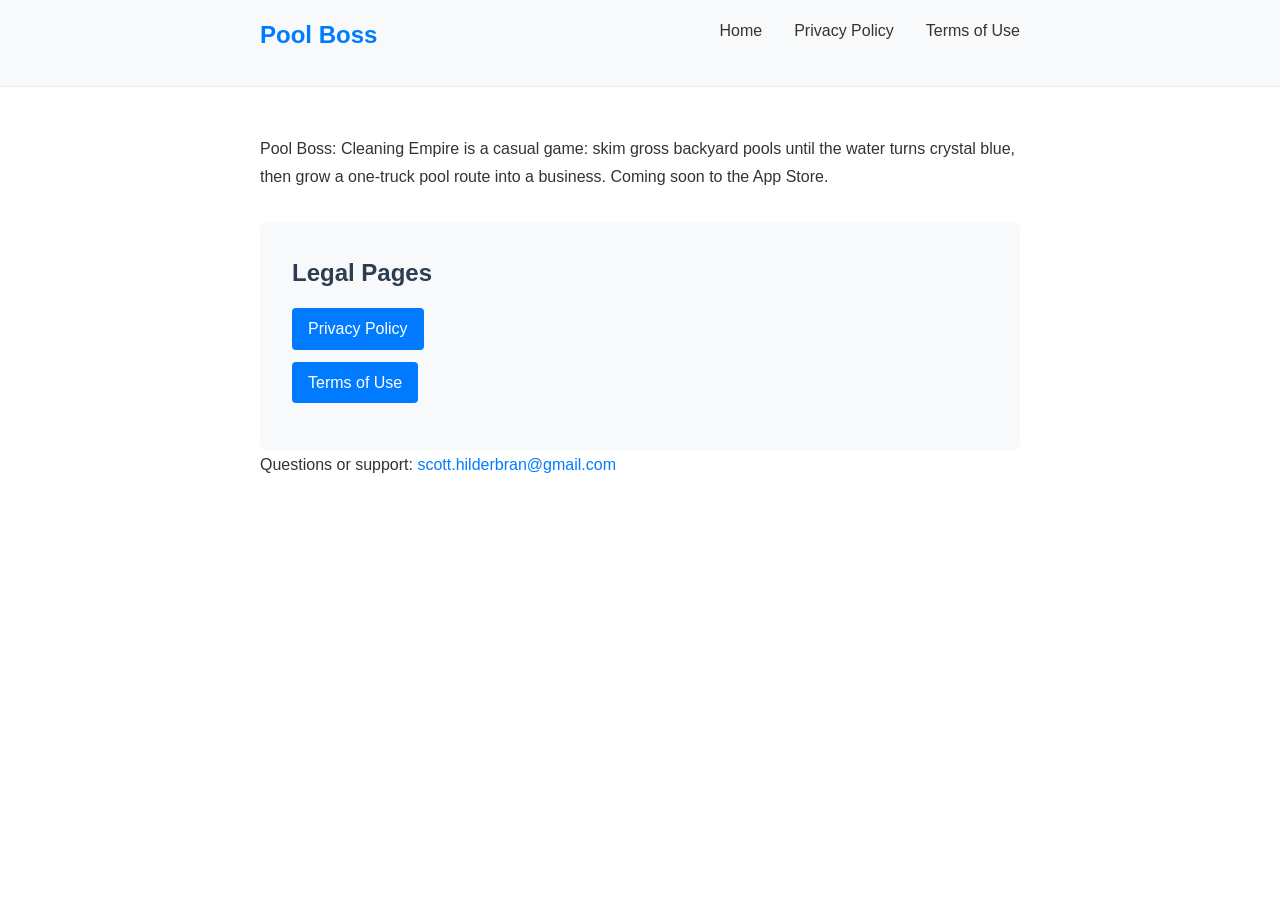
<file: index.html>
<!DOCTYPE html>
<html lang="en">
<head>
    <meta charset="UTF-8">
    <meta name="viewport" content="width=device-width, initial-scale=1.0">
    <title>Pool Boss</title>
    <link rel="stylesheet" href="style.css">
</head>
<body>
    <header>
        <nav>
            <div class="nav-container">
                <h1 class="logo">Pool Boss</h1>
                <ul class="nav-links">
                    <li><a href="index.html">Home</a></li>
                    <li><a href="privacy.html">Privacy Policy</a></li>
                    <li><a href="terms.html">Terms of Use</a></li>
                </ul>
            </div>
        </nav>
    </header>

    <main>
        <div class="container">
            <p>Pool Boss: Cleaning Empire is a casual game: skim gross backyard pools until the water turns crystal
                blue, then grow a one-truck pool route into a business. Coming soon to the App Store.</p>

            <div class="links-section">
                <h3>Legal Pages</h3>
                <ul>
                    <li><a href="privacy.html">Privacy Policy</a></li>
                    <li><a href="terms.html">Terms of Use</a></li>
                </ul>
            </div>

            <p>Questions or support: <a href="mailto:scott.hilderbran@gmail.com">scott.hilderbran@gmail.com</a></p>
        </div>
    </main>
</body>
</html>
</file>
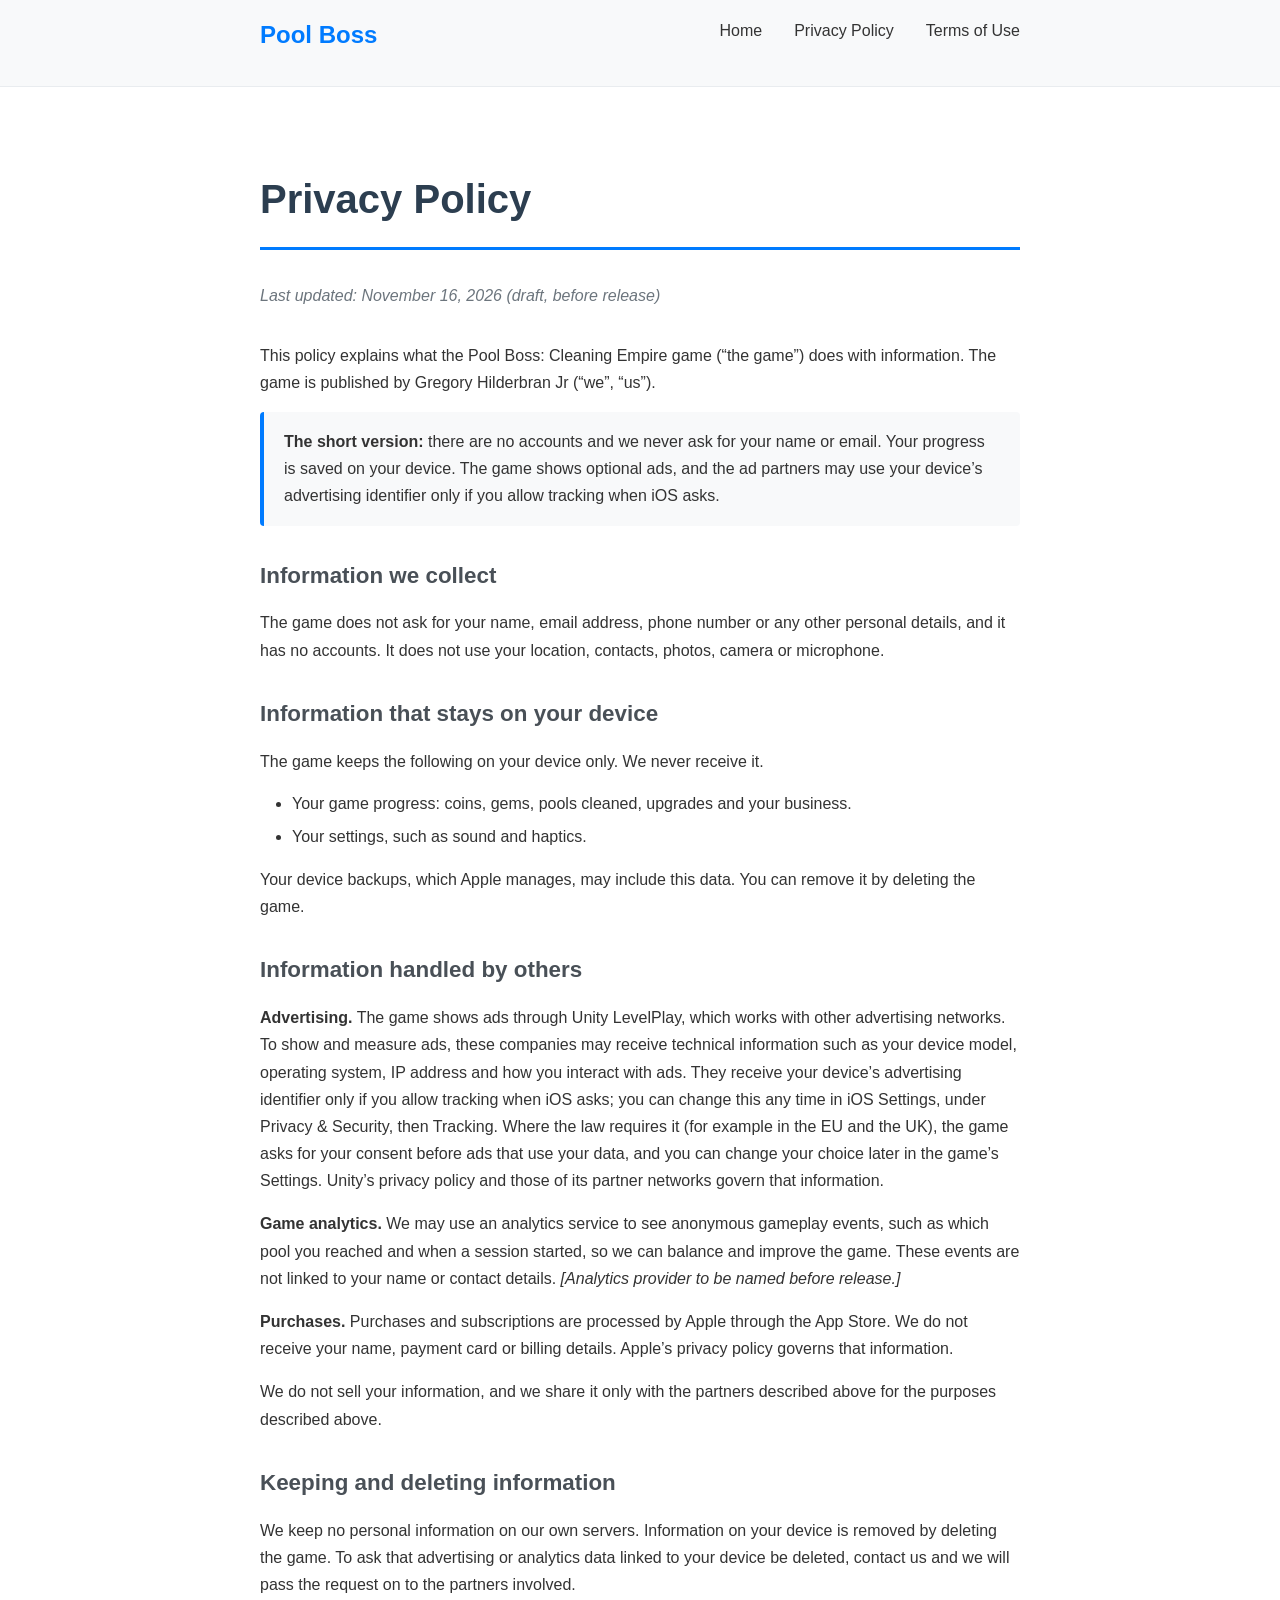
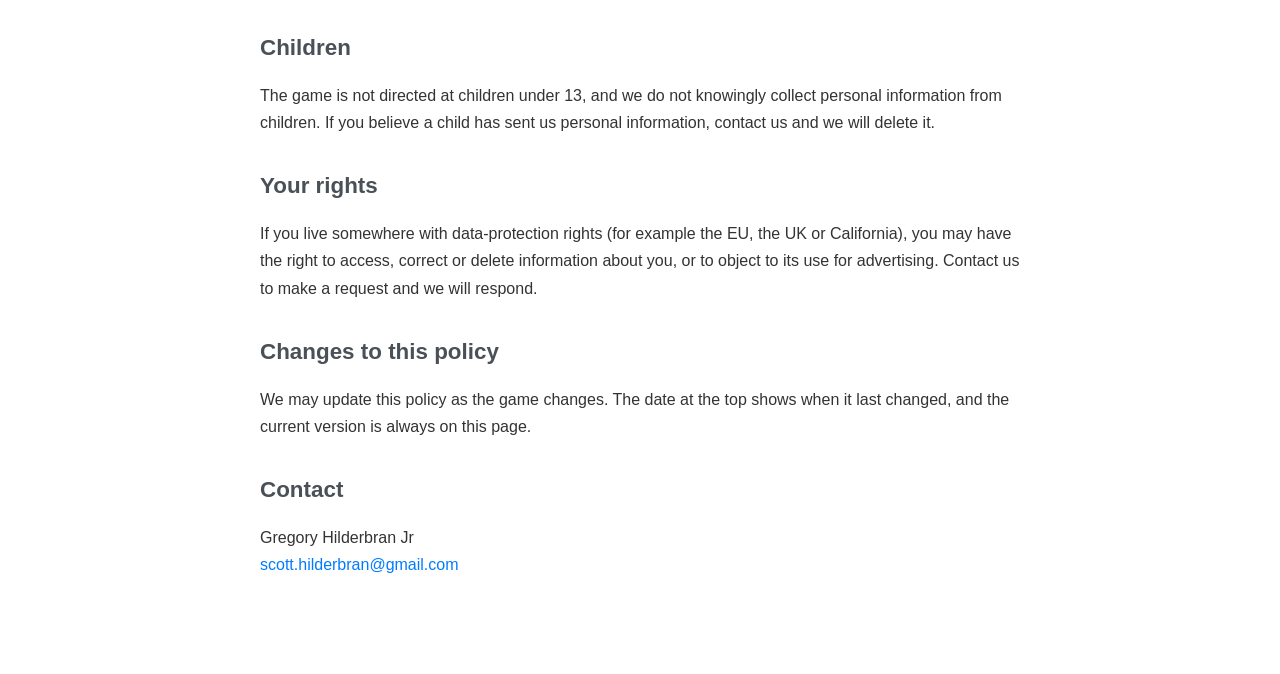
<file: privacy.html>
<!DOCTYPE html>
<html lang="en">

<head>
    <meta charset="UTF-8">
    <meta name="viewport" content="width=device-width, initial-scale=1.0">
    <title>Privacy Policy - Pool Boss</title>
    <link rel="stylesheet" href="style.css">
</head>

<body>
    <header>
        <nav>
            <div class="nav-container">
                <h1 class="logo">Pool Boss</h1>
                <ul class="nav-links">
                    <li><a href="index.html">Home</a></li>
                    <li><a href="privacy.html">Privacy Policy</a></li>
                    <li><a href="terms.html">Terms of Use</a></li>
                </ul>
            </div>
        </nav>
    </header>

    <main>
        <div class="legal-document">
            <h1>Privacy Policy</h1>

            <p class="last-updated">Last updated: November 16, 2026 (draft, before release)</p>

            <p>This policy explains what the Pool Boss: Cleaning Empire game (&ldquo;the game&rdquo;) does with
                information. The game is published by Gregory Hilderbran Jr (&ldquo;we&rdquo;, &ldquo;us&rdquo;).</p>

            <p class="summary"><strong>The short version:</strong> there are no accounts and we never ask for your name or
                email. Your progress is saved on your device. The game shows optional ads, and the ad partners may use
                your device&rsquo;s advertising identifier only if you allow tracking when iOS asks.</p>

            <h2>Information we collect</h2>
            <p>The game does not ask for your name, email address, phone number or any other personal details, and it
                has no accounts. It does not use your location, contacts, photos, camera or microphone.</p>

            <h2>Information that stays on your device</h2>
            <p>The game keeps the following on your device only. We never receive it.</p>
            <ul>
                <li>Your game progress: coins, gems, pools cleaned, upgrades and your business.</li>
                <li>Your settings, such as sound and haptics.</li>
            </ul>
            <p>Your device backups, which Apple manages, may include this data. You can remove it by deleting the
                game.</p>

            <h2>Information handled by others</h2>
            <p><strong>Advertising.</strong> The game shows ads through Unity LevelPlay, which works with other
                advertising networks. To show and measure ads, these companies may receive technical information such as
                your device model, operating system, IP address and how you interact with ads. They receive your
                device&rsquo;s advertising identifier only if you allow tracking when iOS asks; you can change this any
                time in iOS Settings, under Privacy &amp; Security, then Tracking. Where the law requires it (for example
                in the EU and the UK), the game asks for your consent before ads that use your data, and you can change
                your choice later in the game&rsquo;s Settings. Unity&rsquo;s privacy policy and those of its partner
                networks govern that information.</p>
            <p><strong>Game analytics.</strong> We may use an analytics service to see anonymous gameplay events, such as
                which pool you reached and when a session started, so we can balance and improve the game. These events
                are not linked to your name or contact details. <em>[Analytics provider to be named before
                    release.]</em></p>
            <p><strong>Purchases.</strong> Purchases and subscriptions are processed by Apple through the App Store. We
                do not receive your name, payment card or billing details. Apple&rsquo;s privacy policy governs that
                information.</p>
            <p>We do not sell your information, and we share it only with the partners described above for the purposes
                described above.</p>

            <h2>Keeping and deleting information</h2>
            <p>We keep no personal information on our own servers. Information on your device is removed by deleting the
                game. To ask that advertising or analytics data linked to your device be deleted, contact us and we will
                pass the request on to the partners involved.</p>

            <h2>Children</h2>
            <p>The game is not directed at children under 13, and we do not knowingly collect personal information from
                children. If you believe a child has sent us personal information, contact us and we will delete it.</p>

            <h2>Your rights</h2>
            <p>If you live somewhere with data-protection rights (for example the EU, the UK or California), you may have
                the right to access, correct or delete information about you, or to object to its use for advertising.
                Contact us to make a request and we will respond.</p>

            <h2>Changes to this policy</h2>
            <p>We may update this policy as the game changes. The date at the top shows when it last changed, and the
                current version is always on this page.</p>

            <h2>Contact</h2>
            <p>Gregory Hilderbran Jr<br>
                <a href="mailto:scott.hilderbran@gmail.com">scott.hilderbran@gmail.com</a></p>
        </div>
    </main>
</body>

</html>
</file>
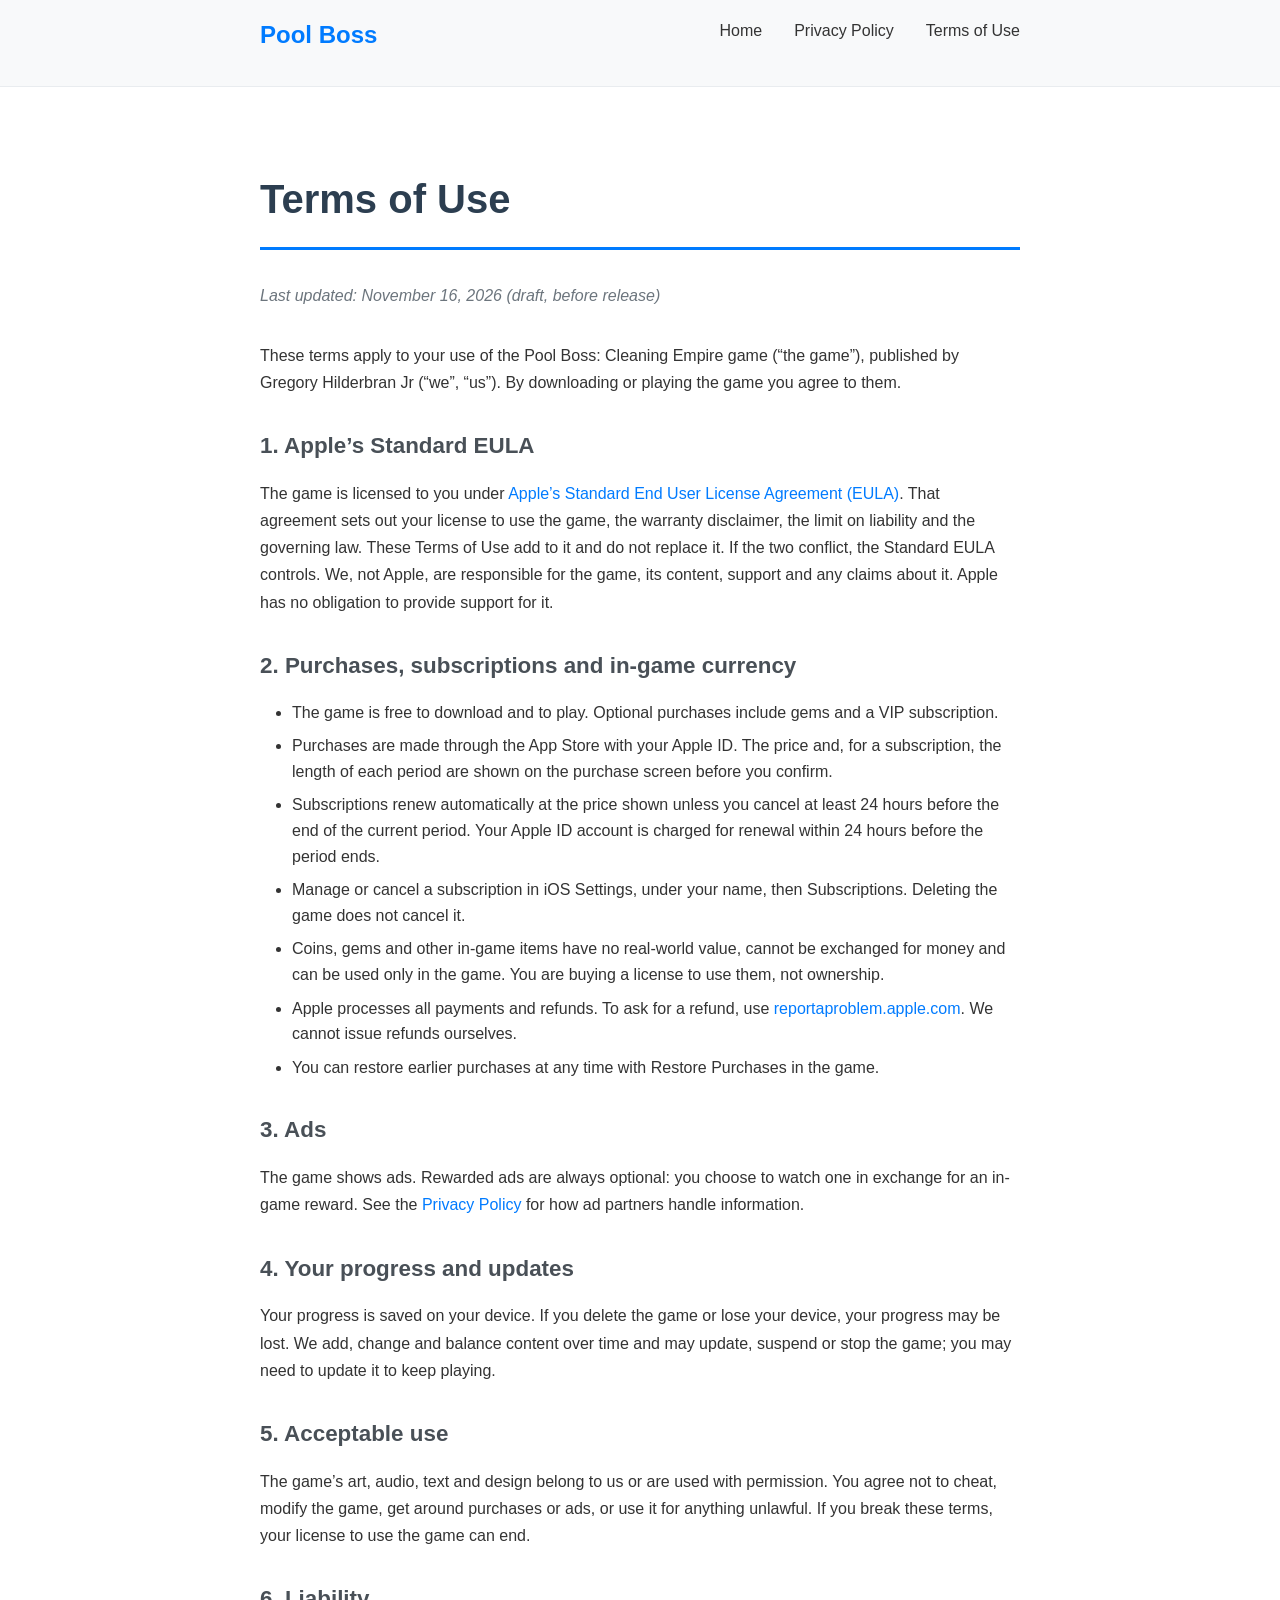
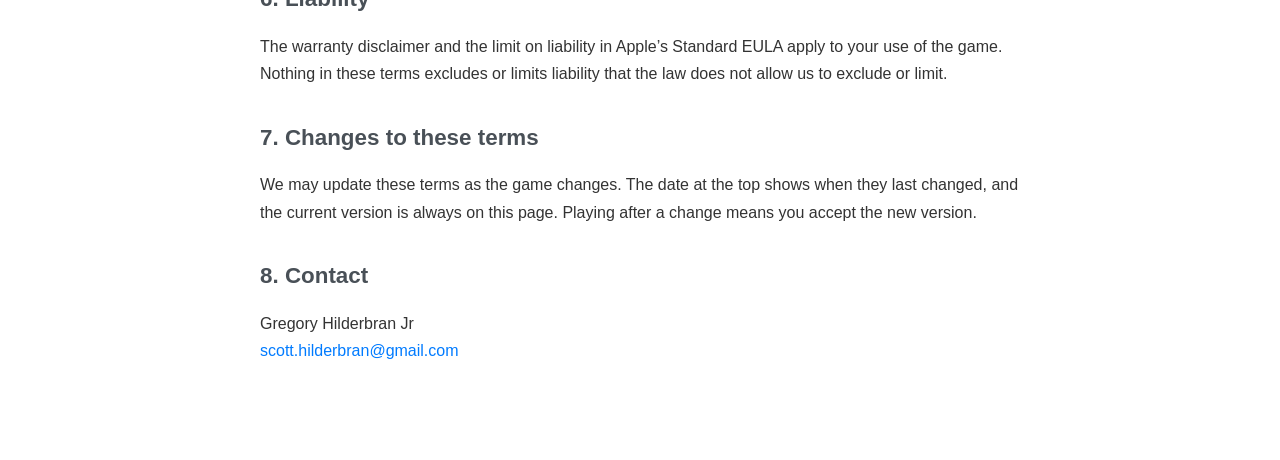
<file: terms.html>
<!DOCTYPE html>
<html lang="en">

<head>
    <meta charset="UTF-8">
    <meta name="viewport" content="width=device-width, initial-scale=1.0">
    <title>Terms of Use - Pool Boss</title>
    <link rel="stylesheet" href="style.css">
</head>

<body>
    <header>
        <nav>
            <div class="nav-container">
                <h1 class="logo">Pool Boss</h1>
                <ul class="nav-links">
                    <li><a href="index.html">Home</a></li>
                    <li><a href="privacy.html">Privacy Policy</a></li>
                    <li><a href="terms.html">Terms of Use</a></li>
                </ul>
            </div>
        </nav>
    </header>

    <main>
        <div class="legal-document">
            <h1>Terms of Use</h1>

            <p class="last-updated">Last updated: November 16, 2026 (draft, before release)</p>

            <p>These terms apply to your use of the Pool Boss: Cleaning Empire game (&ldquo;the game&rdquo;), published
                by Gregory Hilderbran Jr (&ldquo;we&rdquo;, &ldquo;us&rdquo;). By downloading or playing the game you
                agree to them.</p>

            <h2>1. Apple&rsquo;s Standard EULA</h2>
            <p>The game is licensed to you under
                <a href="https://www.apple.com/legal/internet-services/itunes/dev/stdeula/">Apple&rsquo;s Standard End User
                    License Agreement (EULA)</a>. That agreement sets out your license to use the game, the warranty
                disclaimer, the limit on liability and the governing law. These Terms of Use add to it and do not replace
                it. If the two conflict, the Standard EULA controls. We, not Apple, are responsible for the game, its
                content, support and any claims about it. Apple has no obligation to provide support for it.</p>

            <h2>2. Purchases, subscriptions and in-game currency</h2>
            <ul>
                <li>The game is free to download and to play. Optional purchases include gems and a VIP
                    subscription.</li>
                <li>Purchases are made through the App Store with your Apple ID. The price and, for a subscription, the
                    length of each period are shown on the purchase screen before you confirm.</li>
                <li>Subscriptions renew automatically at the price shown unless you cancel at least 24 hours before the end
                    of the current period. Your Apple ID account is charged for renewal within 24 hours before the period
                    ends.</li>
                <li>Manage or cancel a subscription in iOS Settings, under your name, then Subscriptions. Deleting the game
                    does not cancel it.</li>
                <li>Coins, gems and other in-game items have no real-world value, cannot be exchanged for money and can be
                    used only in the game. You are buying a license to use them, not ownership.</li>
                <li>Apple processes all payments and refunds. To ask for a refund, use
                    <a href="https://reportaproblem.apple.com">reportaproblem.apple.com</a>. We cannot issue refunds
                    ourselves.</li>
                <li>You can restore earlier purchases at any time with Restore Purchases in the game.</li>
            </ul>

            <h2>3. Ads</h2>
            <p>The game shows ads. Rewarded ads are always optional: you choose to watch one in exchange for an in-game
                reward. See the <a href="privacy.html">Privacy Policy</a> for how ad partners handle information.</p>

            <h2>4. Your progress and updates</h2>
            <p>Your progress is saved on your device. If you delete the game or lose your device, your progress may be
                lost. We add, change and balance content over time and may update, suspend or stop the game; you may need
                to update it to keep playing.</p>

            <h2>5. Acceptable use</h2>
            <p>The game&rsquo;s art, audio, text and design belong to us or are used with permission. You agree not to
                cheat, modify the game, get around purchases or ads, or use it for anything unlawful. If you break these
                terms, your license to use the game can end.</p>

            <h2>6. Liability</h2>
            <p>The warranty disclaimer and the limit on liability in Apple&rsquo;s Standard EULA apply to your use of the
                game. Nothing in these terms excludes or limits liability that the law does not allow us to exclude or
                limit.</p>

            <h2>7. Changes to these terms</h2>
            <p>We may update these terms as the game changes. The date at the top shows when they last changed, and the
                current version is always on this page. Playing after a change means you accept the new version.</p>

            <h2>8. Contact</h2>
            <p>Gregory Hilderbran Jr<br>
                <a href="mailto:scott.hilderbran@gmail.com">scott.hilderbran@gmail.com</a></p>
        </div>
    </main>
</body>

</html>
</file>
<file: style.css>
/* Reset and base styles */
* {
    margin: 0;
    padding: 0;
    box-sizing: border-box;
}

body {
    font-family: -apple-system, BlinkMacSystemFont, 'Segoe UI', Roboto, sans-serif;
    line-height: 1.6;
    color: #333;
    background-color: #fff;
}

.container {
    max-width: 800px;
    margin: 0 auto;
    padding: 0 20px;
}

/* Header and navigation */
header {
    background-color: #f8f9fa;
    border-bottom: 1px solid #e9ecef;
    padding: 1rem 0;
}

.nav-container {
    max-width: 800px;
    margin: 0 auto;
    padding: 0 20px;
    display: flex;
    justify-content: space-between;
    align-items: center;
    flex-wrap: wrap;
}

.logo {
    font-size: 1.5rem;
    font-weight: 600;
    color: #007bff;
}

.nav-links {
    list-style: none;
    display: flex;
    gap: 2rem;
}

.nav-links a {
    text-decoration: none;
    color: #333;
    font-weight: 500;
    transition: color 0.3s ease;
}

.nav-links a:hover {
    color: #007bff;
}

/* Main content */
main {
    padding: 3rem 0;
    min-height: calc(100vh - 200px);
}

h1, h2, h3, h4, h5, h6 {
    margin-bottom: 1rem;
    color: #2c3e50;
}

h1 { font-size: 2.5rem; }
h2 { font-size: 2rem; }
h3 { font-size: 1.5rem; }

p {
    margin-bottom: 1rem;
    line-height: 1.7;
}

ul, ol {
    margin-bottom: 1rem;
    padding-left: 2rem;
}

li {
    margin-bottom: 0.5rem;
}

a {
    color: #007bff;
    text-decoration: none;
}

a:hover {
    text-decoration: underline;
}

/* Links section on homepage */
.links-section {
    margin-top: 2rem;
    padding: 2rem;
    background-color: #f8f9fa;
    border-radius: 8px;
}

.links-section ul {
    list-style: none;
    padding-left: 0;
}

.links-section li {
    margin-bottom: 0.75rem;
}

.links-section a {
    display: inline-block;
    padding: 0.5rem 1rem;
    background-color: #007bff;
    color: white;
    border-radius: 4px;
    text-decoration: none;
    transition: background-color 0.3s ease;
}

.links-section a:hover {
    background-color: #0056b3;
    text-decoration: none;
}

/* Legal document styling */
.legal-document {
    max-width: 800px;
    margin: 0 auto;
    padding: 2rem 20px;
}

.legal-document h1 {
    border-bottom: 3px solid #007bff;
    padding-bottom: 1rem;
    margin-bottom: 2rem;
}

.legal-document h2 {
    font-size: 1.4rem;
    margin-top: 2rem;
    margin-bottom: 1rem;
    color: #495057;
}

.legal-document .last-updated {
    font-style: italic;
    color: #6c757d;
    margin-bottom: 2rem;
}

.legal-document .summary {
    padding: 1rem 1.25rem;
    background-color: #f8f9fa;
    border-left: 4px solid #007bff;
    border-radius: 4px;
}

/* Footer */
footer {
    background-color: #343a40;
    color: white;
    text-align: center;
    padding: 2rem 0;
    margin-top: auto;
}

/* Responsive design */
@media (max-width: 768px) {
    .nav-container {
        flex-direction: column;
        gap: 1rem;
    }
    
    .nav-links {
        gap: 1rem;
    }
    
    h1 { font-size: 2rem; }
    h2 { font-size: 1.75rem; }
    
    .container {
        padding: 0 15px;
    }
    
    main {
        padding: 2rem 0;
    }
}
</file>
